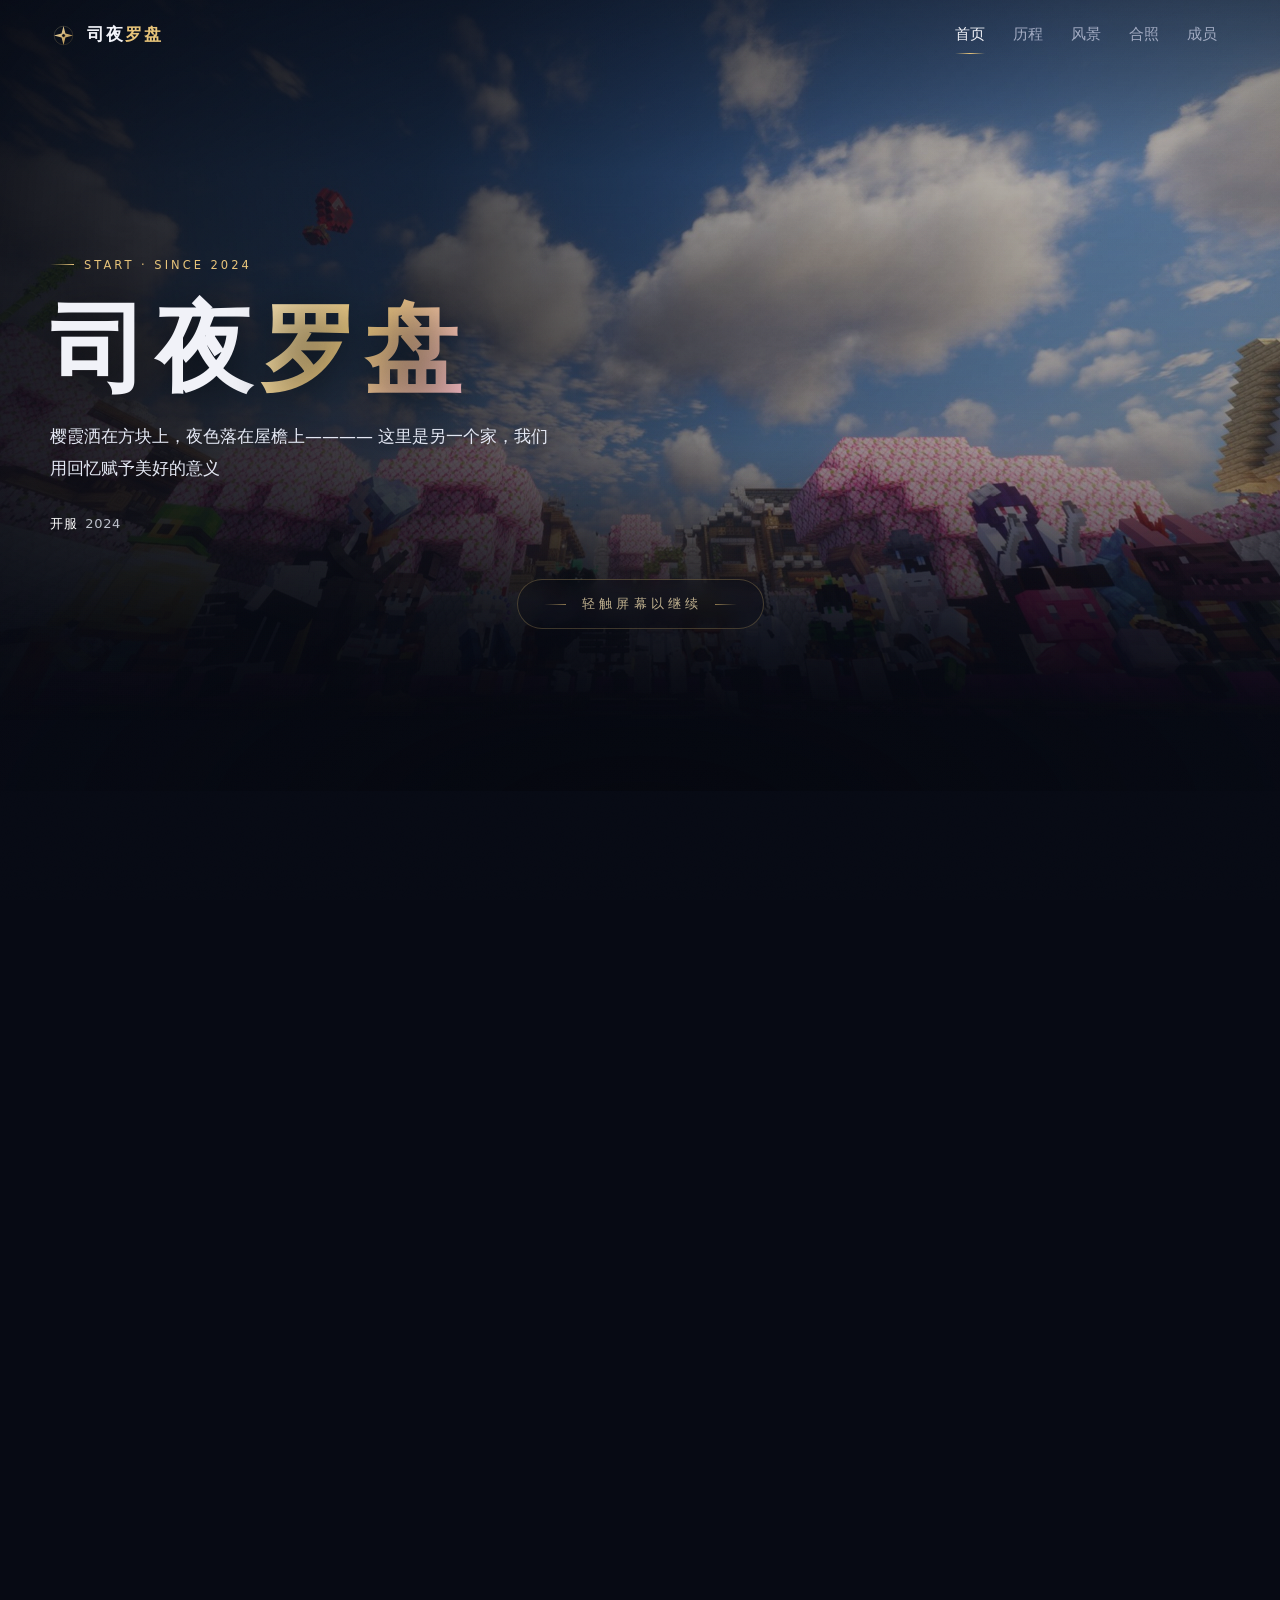
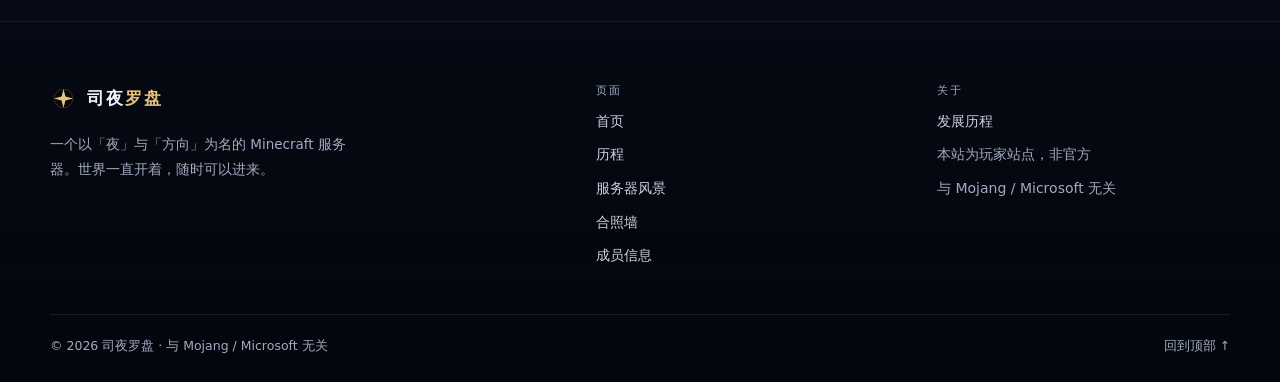
<file: index.html>
<!doctype html>
<html lang="zh-CN" class="no-js">
<head>
  <meta charset="utf-8">
  <meta name="viewport" content="width=device-width, initial-scale=1">
  <title>司夜罗盘 · Minecraft 服务器</title>
  <meta name="description" content="司夜罗盘：一个以「夜」与「方向」为名的 Minecraft 服务器。看实时状态、玩法、历程、风景、合照与成员。">
  <meta name="theme-color" content="#070a14">
  <meta property="og:title" content="司夜罗盘 · Minecraft 服务器">
  <meta property="og:description" content="在樱花与长夜之间，总有人提着灯等你。">
  <meta property="og:image" content="./assets/img/hero-01.jpg">
  <link rel="icon" href="./favicon.svg" type="image/svg+xml">
  <link rel="stylesheet" href="./assets/css/style.css">
  <script>document.documentElement.className = document.documentElement.className.replace('no-js', 'js');</script>
</head>
<body class="view-home">
  <div class="page-veil" aria-hidden="true"></div>
  <div class="scroll-progress" id="scroll-progress" aria-hidden="true"></div>

  <div class="bg bg--home" aria-hidden="true">
    <div class="hero-slides" data-slides>
      <div class="hero-slide is-active" style="background-image:url('./assets/img/hero-home.jpg')"></div>
      <div class="hero-slide" style="background-image:url('./assets/img/hero-01.jpg')"></div>
      <div class="hero-slide" style="background-image:url('./assets/img/hero-02.jpg')"></div>
      <div class="hero-slide" style="background-image:url('./assets/img/hero-03.jpg')"></div>
      <div class="hero-slide" style="background-image:url('./assets/img/hero-04.jpg')"></div>
      <div class="hero-slide" style="background-image:url('./assets/img/hero-05.jpg')"></div>
      <div class="hero-slide" style="background-image:url('./assets/img/hero-06.jpg')"></div>
      <div class="hero-slide" style="background-image:url('./assets/img/hero-07.jpg')"></div>
      <div class="hero-slide" style="background-image:url('./assets/img/hero-08.jpg')"></div>
      <div class="hero-slide" style="background-image:url('./assets/img/hero-09.jpg')"></div>
    </div>
    <div class="bg__veil"></div>
  </div>

  <div class="bg bg--inner" aria-hidden="true">
    <div class="bg__img" style="background-image:url('./assets/img/bg-pages.jpg')"></div>
    <div class="bg__veil"></div>
  </div>

  <a class="skip-link" href="#main">跳到主要内容</a>

  <header class="site-header">
    <div class="container nav">
      <a class="nav__logo" href="#home" aria-label="司夜罗盘 首页">
        <svg viewBox="0 0 64 64" aria-hidden="true">
          <defs>
            <linearGradient id="logoGold" x1="0" y1="0" x2="1" y2="1">
              <stop offset="0" stop-color="#f6e2b4"/><stop offset="1" stop-color="#a8813a"/>
            </linearGradient>
          </defs>
          <circle cx="32" cy="32" r="22" fill="none" stroke="url(#logoGold)" stroke-opacity=".45"/>
          <path d="M32 9.5 36.6 27.4 54.5 32 36.6 36.6 32 54.5 27.4 36.6 9.5 32 27.4 27.4Z" fill="url(#logoGold)"/>
          <circle cx="32" cy="32" r="4" fill="#070a14" stroke="url(#logoGold)"/>
        </svg>
        <span>司夜<em>罗盘</em></span>
      </a>

      <nav aria-label="主导航">
        <ul class="nav__links">
          <li><a href="#home" data-nav="home" aria-current="page">首页</a></li>
          <li><a href="#history" data-nav="history">历程</a></li>
          <li><a href="#scenery" data-nav="scenery">风景</a></li>
          <li><a href="#photos" data-nav="photos">合照</a></li>
          <li><a href="#members" data-nav="members">成员</a></li>
        </ul>
      </nav>

      <button class="nav__toggle" type="button" aria-label="打开菜单" aria-expanded="false" aria-controls="nav-drawer">
        <span></span><span></span><span></span>
      </button>
    </div>

    <div class="nav__drawer" id="nav-drawer">
      <nav aria-label="移动端导航">
        <ul>
          <li><a href="#home" data-nav="home" aria-current="page">首页</a></li>
          <li><a href="#history" data-nav="history">历程</a></li>
          <li><a href="#scenery" data-nav="scenery">风景</a></li>
          <li><a href="#photos" data-nav="photos">合照</a></li>
          <li><a href="#members" data-nav="members">成员</a></li>
        </ul>
      </nav>
    </div>
  </header>

  <main id="main">
    <!-- ================= 首页 ================= -->
    <section class="page is-active" id="home" data-page="home">
      <section class="hero">
        <div class="container">
          <div class="hero__inner">
            <p class="eyebrow intro">Start · Since 2024</p>
            <h1 class="hero__title intro">司夜<span class="accent">罗盘</span></h1>
            <p class="hero__lead intro">
              樱霞洒在方块上，夜色落在屋檐上————
              这里是另一个家，我们用回忆赋予美好的意义                
            </p>
            <p class="hero__meta intro">
              <span><b>开服</b> 2024</span>
            </p>
          </div>

          <div class="tap-hint-wrap">
            <button class="tap-hint" id="tap-hint" type="button" hidden>轻触屏幕以继续</button>
          </div>
        </div>
      </section>

      <div class="gate" id="gate">

                        <section class="section" id="news">
          <div class="container">
            <div class="section-head">
              <p class="eyebrow">Notice Board</p>
              <h2 class="section-title">最新公告</h2>
              <p class="lead">出生点告示牌上的最近五条：活动、更新与通知，按时间从新到旧。</p>
            </div>

            <div class="signs" data-news="5"></div>

            <div class="more-row">
              <a class="more-sign" href="#news-all">
                <span class="more-sign__label">更多公告</span>
                <span class="more-sign__hint" data-news-count>共 12 条</span>
              </a>
            </div>

            <p class="note">
              公告数据在 <code>assets/js/news.js</code>：改日期、标题与类型（<code>event</code> / <code>update</code> / <code>notice</code>）即可；首页取最近 5 条，其余都在公告页。
            </p>
          </div>
        </section>

        <section class="section section--tight" id="glimpse">
          <div class="container">
            <div class="feature">
              <a class="feature__media" href="#photos" aria-label="查看合照墙">
                <img src="./assets/img/hero-01.jpg" alt="服务器广场上的全员合照" loading="lazy">
                <span class="feature__badge">全员合照</span>
              </a>
              <div class="feature__body">
                <p class="eyebrow">Glimpses</p>
                <h2 class="section-title">世界的一角</h2>
                <p class="lead">截图都来自服务器实拍。想看的更多，从这里进各自的页面。</p>
                <ul class="feature__links">
                  <li><a href="#photos">合照墙 <span>留影与活动合影</span></a></li>
                  <li><a href="#scenery">服务器风景 <span>樱花街、灯塔与雾</span></a></li>
                  <li><a href="#history">历程 <span>从一块空地到樱花街</span></a></li>
                </ul>
              </div>
            </div>
          </div>
        </section>

        <section class="section" id="eras">
          <div class="container">
            <div class="eras-head">
              <div class="section-head">
                <p class="eyebrow">Chronicle</p>
                <h2 class="section-title">服务器发展历程</h2>
                <p class="lead">六期开服记录，从左到右就是时间顺序。拖动卡片、滚动滚轮或按方向键，一期一期看过去。</p>
              </div>
              <div class="eras-head__side">
                <p class="eras-count">06<small>期</small></p>
                <a class="link-more" href="#history">查看完整历程</a>
              </div>
            </div>

            <div class="ruler">
              <div class="ruler__bar">
                <span class="ruler__hint">拖动 / 滚轮 / ← → 浏览</span>
                <div class="ruler__controls">
                  <button class="ruler__btn" type="button" data-era-prev aria-label="上一期">‹</button>
                  <button class="ruler__btn" type="button" data-era-next aria-label="下一期">›</button>
                </div>
              </div>
              <div class="ruler__viewport" data-era-viewport tabindex="0" role="region" aria-label="服务器发展历程">
                <ol class="ruler__track" data-era-track></ol>
              </div>
            </div>
            <noscript><p class="note">发展历程需要启用 JavaScript 才能横向浏览。</p></noscript>
          </div>
        </section>
      </div>
    </section>

    <!-- ================= 全部公告 ================= -->
    <section class="page" id="news-all" data-page="news-all">
      <section class="page-head">
        <div class="container">
          <nav class="crumbs intro" aria-label="面包屑">
            <a href="#home">首页</a><span aria-hidden="true">/</span><span>公告</span>
          </nav>
          <p class="eyebrow intro">Notice Board</p>
          <h1 class="page-head__title intro">全部公告</h1>
          <p class="page-head__lead intro">
            从 2026.11 往前，贴在出生点告示牌上的通知都在这里：活动、更新与维护记录，按时间从新到旧。
          </p>
        </div>
      </section>

      <section class="section">
        <div class="container">
          <div class="signs" data-news="all"></div>

          <div class="more-row">
            <a class="more-sign" href="#home">
              <span class="more-sign__label">返回首页</span>
              <span class="more-sign__hint">回到最初那块牌子</span>
            </a>
          </div>

          <p class="note">
            公告数据在 <code>assets/js/news.js</code>：新增一条会自动出现在这里，并在首页取最近 5 条。
          </p>
        </div>
      </section>
    </section>
    <!-- ================= 历程 ================= -->
    <section class="page" id="history" data-page="history">
      <section class="page-head">
        <div class="container">
          <nav class="crumbs intro" aria-label="面包屑">
            <a href="#home">首页</a><span aria-hidden="true">/</span><span>历程</span>
          </nav>
          <p class="eyebrow intro">Our Story</p>
          <h1 class="page-head__title intro">历程</h1>
          <p class="page-head__lead intro">
            服务器没有宏大的开局：一块空地、一间木屋、两个还在摸索的人。
            接下来几年发生的事都记在这条线上——扩界、重建、樱花街，以及很多人来了又留下。
          </p>
        </div>
      </section>

      <section class="section section--tight">
        <div class="container">
          <div class="stats">
            <div class="stat reveal">
              <p class="stat__num">980<small>天</small></p>
              <p class="stat__label">开服至今</p>
            </div>
            <div class="stat reveal" data-delay="1">
              <p class="stat__num">180<small>人</small></p>
              <p class="stat__label">来过这里的玩家</p>
            </div>
            <div class="stat reveal" data-delay="2">
              <p class="stat__num">60<small>座</small></p>
              <p class="stat__label">留存下来的建筑</p>
            </div>
          </div>
          <p class="note">上面的数字是占位估算，替换成真实统计即可。</p>
        </div>
      </section>
      <section class="section" id="eras-history">
        <div class="container">
          <div class="eras-head">
            <div class="section-head">
              <p class="eyebrow">Chronicle</p>
              <h2 class="section-title">服务器发展历程</h2>
              <p class="lead">从第一期的宝可梦重铸，到现在的方可梦二期；每一期都是一次重新开始，也是一段新地图。</p>
            </div>
            <div class="eras-head__side">
              <p class="eras-count">06<small>期</small></p>
            </div>
          </div>

          <div class="ruler">
            <div class="ruler__bar">
              <span class="ruler__hint">拖动 / 滚轮 / ← → 浏览</span>
              <div class="ruler__controls">
                <button class="ruler__btn" type="button" data-era-prev aria-label="上一期">‹</button>
                <button class="ruler__btn" type="button" data-era-next aria-label="下一期">›</button>
              </div>
            </div>
            <div class="ruler__viewport" data-era-viewport tabindex="0" role="region" aria-label="服务器发展历程">
              <ol class="ruler__track" data-era-track></ol>
            </div>
          </div>
        </div>
      </section>

      <section class="section">
        <div class="container">
          <div class="section-head">
            <p class="eyebrow">Timeline</p>
            <h2 class="section-title">时间线</h2>
            <p class="lead">按开服顺序排列，最近的事件在最下面。</p>
          </div>

          <!-- TODO(content): 按真实事件替换日期与描述 -->
          <ol class="timeline" style="list-style:none">
            <li class="tl reveal">
              <p class="tl__date">2024.03</p>
              <h3 class="tl__title">开服：一块空地</h3>
              <p class="tl__text">世界刚生成，出生点空无一物。第一座建筑是临时木屋，后来变成了公共仓库。</p>
            </li>
            <li class="tl reveal">
              <p class="tl__date">2024.06</p>
              <h3 class="tl__title">长夜灯塔落成</h3>
              <p class="tl__text">出生点的灯塔成为服务器地标；夜晚从海上开船回来，第一眼能看到的就是它的光。</p>
            </li>
            <li class="tl reveal">
              <p class="tl__date">2024.10</p>
              <h3 class="tl__title">第一次扩界</h3>
              <p class="tl__text">边界从 2000 格扩到 5000 格，资源区重新划分，老玩家把多余的物资放进了公共仓库。</p>
            </li>
            <li class="tl reveal">
              <p class="tl__date">2025.02</p>
              <h3 class="tl__title">樱花街动工</h3>
              <p class="tl__text">几位玩家自发组织街区建造，约定统一的木构风格与樱花配置，一直修到今天。</p>
            </li>
            <li class="tl reveal">
              <p class="tl__date">2025.08</p>
              <h3 class="tl__title">活动体系成型</h3>
              <p class="tl__text">周末活动固定下来：寻宝、建造赛、联机小游戏轮换，规则写在出生点的告示牌上。</p>
            </li>
            <li class="tl reveal">
              <p class="tl__date">2026.01</p>
              <h3 class="tl__title">新周目，旧图归档</h3>
              <p class="tl__text">主世界重开，旧存档完整保留并开放下载；老建筑的照片留在合照墙与风景页。</p>
            </li>
            <li class="tl reveal">
              <p class="tl__date">2026.11</p>
              <h3 class="tl__title">樱花街落成 · 站点上线</h3>
              <p class="tl__text">当前版本。服务器的第一个正式主页上线，成员页与合照墙也一起开放。</p>
            </li>
          </ol>
        </div>
      </section>

      <section class="section section--tight">
        <div class="container">
          <div class="community reveal">
            <div>
              <p class="eyebrow">Next</p>
              <h2 class="section-title">下一段写什么？</h2>
              <p class="lead">下一座建筑、下一场活动、下一个来的人——时间线还很长。</p>
            </div>
            <div style="display:grid;gap:10px;justify-items:start">
              <a class="btn btn--ghost" href="#photos">看看合照墙</a>
              <a class="btn btn--ghost" href="#scenery">看看服务器风景</a>
            </div>
          </div>
        </div>
      </section>
    </section>

    <!-- ================= 风景 ================= -->
    <section class="page" id="scenery" data-page="scenery">
      <section class="page-head">
        <div class="container">
          <nav class="crumbs intro" aria-label="面包屑">
            <a href="#home">首页</a><span aria-hidden="true">/</span><span>服务器风景</span>
          </nav>
          <p class="eyebrow intro">Scenery</p>
          <h1 class="page-head__title intro">服务器风景</h1>
          <p class="page-head__lead intro">
            没有开光影的截图也值得留一张。这里收集服务器里被拍下来的角落：
            樱花街、长夜灯塔、雾里的灯笼，还有一些说不清是哪里的屋顶。
          </p>
        </div>
      </section>

      <section class="section">
        <div class="container">
          <div class="section-head">
            <p class="eyebrow">Gallery</p>
            <h2 class="section-title">实拍</h2>
            <p class="lead">点开任意一张可放大浏览，方向键切换、Esc 关闭。</p>
          </div>

          <div class="gallery">
            <button class="tile" type="button" data-lightbox data-caption="春日 · 樱花街前的全员合照" data-full="./assets/img/hero-home.jpg" aria-label="放大查看：春日樱花街前的合照">
              <img src="./assets/img/hero-home.jpg" alt="春日樱花街前的全员合照" loading="lazy">
              <span class="tile__caption">春日 · 樱花街前</span>
            </button>

            <button class="tile" type="button" data-lightbox data-caption="长夜 · 雾里的灯笼" data-full="./assets/img/bg-pages.jpg" aria-label="放大查看：长夜雾里的灯笼">
              <img src="./assets/img/bg-pages.jpg" alt="夜雾中的灯笼与树影" loading="lazy">
              <span class="tile__caption">长夜 · 雾里的灯笼</span>
            </button>

            <div class="tile tile--empty">待上传</div>
            <div class="tile tile--empty">待上传</div>
            <div class="tile tile--empty">待上传</div>
            <div class="tile tile--empty">待上传</div>
            <div class="tile tile--empty">待上传</div>
            <div class="tile tile--empty">待上传</div>
            <div class="tile tile--empty">待上传</div>
            <div class="tile tile--empty">待上传</div>
            <div class="tile tile--empty">待上传</div>
          </div>

          <p class="note">
            把截图放进 <code>assets/img/</code>，再把任意「待上传」换成同样的 button 结构，
            改四处属性（<code>data-full</code>、<code>src</code>、<code>data-caption</code>、<code>alt</code>）即可。
          </p>
        </div>
      </section>

      <section class="section section--tight">
        <div class="container">
          <div class="community reveal">
            <div>
              <p class="eyebrow">Contribute</p>
              <h2 class="section-title">你的截图也可以出现在这里</h2>
              <p class="lead">拍到了好看的角落？在游戏里找管理报坐标与拍摄时间，我们会挑进风景页。</p>
            </div>
            <div style="display:grid;gap:10px;justify-items:start">
              <a class="btn btn--ghost" href="#photos">看看合照墙</a>
              <a class="btn btn--ghost" href="#history">读读服务器历程</a>
            </div>
          </div>
        </div>
      </section>
    </section>

    <!-- ================= 合照墙 ================= -->
    <section class="page" id="photos" data-page="photos">
      <section class="page-head">
        <div class="container">
          <nav class="crumbs intro" aria-label="面包屑">
            <a href="#home">首页</a><span aria-hidden="true">/</span><span>合照墙</span>
          </nav>
          <p class="eyebrow intro">Group Photos</p>
          <h1 class="page-head__title intro">合照墙</h1>
          <p class="page-head__lead intro">
            每次活动结束都会拍一张。有人站前排，有人站在树上，有人只露出半张脸——
            照片里的人不一定还在，但那天确实都在。
          </p>
        </div>
      </section>

      <section class="section">
        <div class="container">
          <div class="section-head">
            <p class="eyebrow">Wall</p>
            <h2 class="section-title">留影</h2>
            <p class="lead">点开可放大；某张照片想撤下，跟管理说一声即可。</p>
          </div>

          <div class="gallery">
            <button class="tile" type="button" data-lightbox data-caption="全员合照" data-full="./assets/img/hero-01.jpg" aria-label="放大查看：全员合照">
              <img src="./assets/img/hero-01.jpg" alt="服务器广场上的全员合照" loading="lazy">
              <span class="tile__caption">全员合照</span>
            </button>

            <button class="tile" type="button" data-lightbox data-caption="长夜 · 星下合影" data-full="./assets/img/hero-02.jpg" aria-label="放大查看：长夜星下合影">
              <img src="./assets/img/hero-02.jpg" alt="夜空下的玩家合影" loading="lazy">
              <span class="tile__caption">长夜 · 星下合影</span>
            </button>

            <button class="tile" type="button" data-lightbox data-caption="春日 · 广场合影" data-full="./assets/img/hero-03.jpg" aria-label="放大查看：春日广场合影">
              <img src="./assets/img/hero-03.jpg" alt="春日广场上的合影" loading="lazy">
              <span class="tile__caption">春日 · 广场合影</span>
            </button>

            <div class="tile tile--empty">待上传</div>
            <div class="tile tile--empty">待上传</div>
            <div class="tile tile--empty">待上传</div>
            <div class="tile tile--empty">待上传</div>
            <div class="tile tile--empty">待上传</div>
            <div class="tile tile--empty">待上传</div>
          </div>

          <p class="note">
            合照统一存在 <code>assets/img/</code>，命名建议 <code>photo-2026-spring.jpg</code>；
            替换时记得同时改 <code>data-full</code>、<code>src</code>、<code>data-caption</code> 与 <code>alt</code> 四处。
          </p>
        </div>
      </section>

      <section class="section section--tight">
        <div class="container">
          <div class="community reveal">
            <div>
              <p class="eyebrow">Next Shoot</p>
              <h2 class="section-title">下一次合照，等你来站</h2>
              <p class="lead">活动结束前十分钟集合拍合照；缺席的人可以后期 P 上去，但位置要靠抢。</p>
            </div>
            <div style="display:grid;gap:10px;justify-items:start">
              <a class="btn btn--ghost" href="#scenery">看看服务器风景</a>
              <a class="btn btn--ghost" href="#history">读读服务器历程</a>
            </div>
          </div>
        </div>
      </section>
    </section>

    <!-- ================= 成员 ================= -->
    <section class="page" id="members" data-page="members">
      <section class="page-head">
        <div class="container">
          <nav class="crumbs intro" aria-label="面包屑">
            <a href="#home">首页</a><span aria-hidden="true">/</span><span>花名册</span>
          </nav>
          <p class="eyebrow intro">Members</p>
          <h1 class="page-head__title intro">成员信息</h1>
          <p class="page-head__lead intro">
            一群东子：）
          </p>
        </div>
      </section>

      <section class="section">
        <div class="container">
          <div class="section-head">
            <p class="eyebrow">Roster</p>
            <h2 class="section-title">当前名单</h2>
            <p class="lead">留个空：）</p>
          </div>

          <!-- TODO(content): 把昵称、加入时间与一句话介绍替换成真实信息 -->
          <div class="members" data-members></div>

          <p class="note">
            名单在 <code>assets/js/members.js</code> 里：新增一位成员只要加一条记录，头像填 <code>avatar</code> 路径就用照片，不填会自动生成一张像素脸。
          </p>
        </div>
      </section>

      <section class="section" id="culture">
        <div class="container">
          <div class="section-head">
            <p class="eyebrow">Culture</p>
            <h2 class="section-title">我们怎么相处</h2>
            <p class="lead">没有长篇守则，只有几条一直在执行的默契。</p>
          </div>

          <div class="grid grid--3">
            <article class="card reveal">
              <span class="card__icon" aria-hidden="true">
                <svg viewBox="0 0 24 24" fill="none" stroke="currentColor" stroke-width="1.6"><path d="M4 5h16v11H8l-4 4z"/></svg>
              </span>
              <h3 class="card__title">先说清楚</h3>
              <p class="card__text">要动别人的建筑、借别人的箱子，先在告示牌说一声；同意了再动手。</p>
            </article>

            <article class="card reveal" data-delay="1">
              <span class="card__icon" aria-hidden="true">
                <svg viewBox="0 0 24 24" fill="none" stroke="currentColor" stroke-width="1.6"><path d="M12 3 4 7v6c0 4 3.4 6.6 8 8 4.6-1.4 8-4 8-8V7z"/></svg>
              </span>
              <h3 class="card__title">不作弊，不刷资源</h3>
              <p class="card__text">外挂、复制与脚本一律封禁；漏洞当 bug 反馈，不当作福利。</p>
            </article>

            <article class="card reveal" data-delay="2">
              <span class="card__icon" aria-hidden="true">
                <svg viewBox="0 0 24 24" fill="none" stroke="currentColor" stroke-width="1.6"><circle cx="12" cy="12" r="8"/><path d="M8 12h8M12 8v8"/></svg>
              </span>
              <h3 class="card__title">允许无聊</h3>
              <p class="card__text">不强制上线、不考核活跃度；想休息就休息，位置一直留着。</p>
            </article>
          </div>
        </div>
      </section>

      <section class="section section--tight">
        <div class="container">
          <div class="community reveal">
            <div>
              <p class="eyebrow">Join</p>
              <h2 class="section-title">服务器一直开着</h2>
              <p class="lead">不需要面试，也不用先完成任务；直接进服，找个地方开始搭就行。</p>
            </div>
            <div style="display:grid;gap:10px;justify-items:start">
              <a class="btn btn--ghost" href="#history">读读服务器历程</a>
              <a class="btn btn--ghost" href="#photos">看看合照墙</a>
            </div>
          </div>
        </div>
      </section>
    </section>
  </main>

  <footer class="site-footer">
    <div class="container">
      <div class="footer__grid">
        <div class="footer__brand">
          <a class="nav__logo" href="#home">
            <svg viewBox="0 0 64 64" aria-hidden="true">
              <circle cx="32" cy="32" r="22" fill="none" stroke="#a8813a" stroke-opacity=".7"/>
              <path d="M32 9.5 36.6 27.4 54.5 32 36.6 36.6 32 54.5 27.4 36.6 9.5 32 27.4 27.4Z" fill="#e8c47a"/>
            </svg>
            <span>司夜<em>罗盘</em></span>
          </a>
          <p>一个以「夜」与「方向」为名的 Minecraft 服务器。世界一直开着，随时可以进来。</p>
        </div>

        <nav class="footer__col" aria-label="页面导航">
          <h3>页面</h3>
          <ul>
            <li><a href="#home">首页</a></li>
            <li><a href="#history">历程</a></li>
            <li><a href="#scenery">服务器风景</a></li>
            <li><a href="#photos">合照墙</a></li>
            <li><a href="#members">成员信息</a></li>
          </ul>
        </nav>

        <div class="footer__col">
          <h3>关于</h3>
          <ul>
            <li><a href="#history">发展历程</a></li>
            <li><span style="color:var(--muted)">本站为玩家站点，非官方</span></li>
            <li><span style="color:var(--muted)">与 Mojang / Microsoft 无关</span></li>
          </ul>
        </div>
      </div>

      <div class="footer__bottom">
        <span>© <span data-year>2026</span> 司夜罗盘 · 与 Mojang / Microsoft 无关</span>
        <a href="#main">回到顶部 ↑</a>
      </div>
    </div>
  </footer>

  <script src="./assets/js/news.js" defer></script>
  <script src="./assets/js/members.js" defer></script>
  <script src="./assets/js/site.js" defer></script>
  <script src="./assets/js/player.js" defer></script>
  <script src="./assets/js/eras.js" defer></script>
  <script src="./assets/js/home.js" defer></script>
</body>
</html>
</file>
<file: assets/css/style.css>
﻿/* ==========================================================================
   司夜罗盘 · 站点样式
   1 token  2 基础  3 背景  4 布局  5 按钮/标签  6 导航  7 首页 Hero
   8 状态卡  9 卡片/公告/社区  10 页头  11 时间线  12 图库/灯箱
   13 成员  14 页脚  15 过渡/入场/动效  16 响应式  17 无障碍
   ========================================================================== */

/* 1. token --------------------------------------------------------------- */
:root {
  --bg: #070a14;
  --bg-soft: #0a0f1d;
  --ink: #f1f2f8;
  --ink-2: #cbd1e2;
  --muted: #a2abc2;
  --gold: #e8c47a;
  --gold-2: #f6e2b4;
  --gold-deep: #a8813a;
  --sakura: #f3b6c8;
  --ok: #6fe0a4;
  --off: #ef6b6b;
  --line: rgba(232, 196, 122, 0.16);
  --line-soft: rgba(255, 255, 255, 0.09);
  --glass-2: rgba(14, 20, 36, 0.78);
  --radius: 16px;
  --radius-lg: 24px;
  --maxw: 1180px;
  --gutter: clamp(18px, 4vw, 34px);
  --ease: cubic-bezier(0.22, 0.61, 0.36, 1);
  --header-h: 70px;
  --hero-h: min(80vh, 720px);
  --font-sans: "PingFang SC", "HarmonyOS Sans SC", "Microsoft YaHei", "Noto Sans SC",
    system-ui, -apple-system, "Segoe UI", sans-serif;
  --font-mono: ui-monospace, "Cascadia Mono", "SFMono-Regular", Consolas, monospace;
}

/* 2. 基础 ---------------------------------------------------------------- */
*, *::before, *::after { box-sizing: border-box; }

html {
  -webkit-text-size-adjust: 100%;
  scroll-behavior: auto;
  scroll-padding-top: calc(var(--header-h) + 20px);
}

body {
  margin: 0;
  min-height: 100vh;
  background: var(--bg);
  color: var(--ink);
  font-family: var(--font-sans);
  font-size: 16px;
  line-height: 1.75;
  -webkit-font-smoothing: antialiased;
  overflow-x: hidden;
}

h1, h2, h3, h4 { margin: 0; font-weight: 600; line-height: 1.2; letter-spacing: 0.02em; }
p { margin: 0; }
ul, ol { margin: 0; padding: 0; }
a { color: inherit; text-decoration: none; }
img { display: block; max-width: 100%; }
button { font: inherit; color: inherit; }
::selection { background: rgba(232, 196, 122, 0.3); color: #fff; }

code {
  padding: 0.08em 0.4em;
  border: 1px solid var(--line);
  border-radius: 5px;
  background: rgba(232, 196, 122, 0.07);
  font-family: var(--font-mono);
  font-size: 0.9em;
  color: var(--gold-2);
}

::-webkit-scrollbar { width: 10px; }
::-webkit-scrollbar-track { background: #05080f; }
::-webkit-scrollbar-thumb { background: #1c2438; border-radius: 10px; }
::-webkit-scrollbar-thumb:hover { background: #2b354f; }

/* 3. 背景层 -------------------------------------------------------------- */
.bg {
  position: fixed;
  inset: 0;
  z-index: -2;
  overflow: hidden;
  background: var(--bg);
}
.bg__img {
  position: absolute;
  inset: -4%;
  background-position: center;
  background-size: cover;
  background-repeat: no-repeat;
  animation: bgDrift 40s ease-in-out infinite alternate;
}
@keyframes bgDrift {
  from { transform: scale(1.02) translate3d(0, 0, 0); }
  to { transform: scale(1.06) translate3d(-1.2%, -1%, 0); }
}
.bg__veil {
  position: absolute;
  inset: 0;
  background:
    radial-gradient(120% 90% at 50% 0%, rgba(7, 10, 20, 0.15), rgba(7, 10, 20, 0.82) 78%),
    linear-gradient(180deg, rgba(7, 10, 20, 0.45), rgba(7, 10, 20, 0.88));
}
.bg--home {
  position: absolute;
  inset: 0 0 auto 0;
  height: var(--hero-h);
  z-index: -2;
}
.bg--inner .bg__img { filter: blur(1px) saturate(0.85) brightness(1.28); }
.bg--inner .bg__veil {
  background:
    radial-gradient(120% 90% at 50% 0%, rgba(7, 10, 20, 0.18), rgba(7, 10, 20, 0.6) 66%, rgba(7, 10, 20, 0.82) 100%),
    linear-gradient(180deg, rgba(7, 10, 20, 0.34), rgba(7, 10, 20, 0.52) 52%, rgba(7, 10, 20, 0.76) 100%);
}
.bg--home .bg__veil {
  background:
    linear-gradient(103deg, rgba(6, 9, 18, 0.93) 0%, rgba(6, 9, 18, 0.66) 32%, rgba(6, 9, 18, 0.12) 60%, rgba(6, 9, 18, 0.04) 76%),
    linear-gradient(180deg, rgba(6, 9, 18, 0.5) 0%, rgba(6, 9, 18, 0.1) 24%, rgba(6, 9, 18, 0.28) 62%, rgba(7, 10, 20, 0.86) 88%, #070a14 100%);
}

/* 4. 布局 ---------------------------------------------------------------- */
.container { width: min(var(--maxw), 100% - var(--gutter) * 2); margin-inline: auto; }
.section { padding-block: clamp(54px, 6.6vw, 96px); }
.section--tight { padding-block: clamp(36px, 4.4vw, 60px); }

.eyebrow {
  display: inline-flex;
  align-items: center;
  gap: 10px;
  margin-bottom: 14px;
  color: var(--gold);
  font-size: 11.5px;
  font-weight: 500;
  letter-spacing: 0.26em;
  text-transform: uppercase;
}
.eyebrow::before { content: ""; width: 24px; height: 1px; background: linear-gradient(90deg, transparent, var(--gold)); }

.section-head { max-width: 64ch; margin-bottom: clamp(26px, 3.6vw, 42px); }
.section-title { font-size: clamp(25px, 3.2vw, 36px); }
.lead { margin-top: 12px; color: var(--muted); font-size: 15.5px; line-height: 1.85; }

.grid { display: grid; gap: clamp(14px, 1.8vw, 22px); }
.grid--2 { grid-template-columns: repeat(2, minmax(0, 1fr)); }
.grid--3 { grid-template-columns: repeat(3, minmax(0, 1fr)); }
.grid--4 { grid-template-columns: repeat(4, minmax(0, 1fr)); }

/* 5. 按钮 / 标签 ---------------------------------------------------------- */
.btn {
  display: inline-flex;
  align-items: center;
  justify-content: center;
  gap: 9px;
  min-height: 46px;
  padding: 12px 22px;
  border: 1px solid transparent;
  border-radius: 999px;
  font-size: 15px;
  font-weight: 500;
  letter-spacing: 0.02em;
  cursor: pointer;
  transition: transform 0.25s var(--ease), box-shadow 0.25s var(--ease),
    background-color 0.25s var(--ease), border-color 0.25s var(--ease), color 0.25s var(--ease);
}
.btn svg { width: 17px; height: 17px; flex: none; }
.btn--primary {
  background: linear-gradient(135deg, var(--gold-2), var(--gold) 58%, #d6a856);
  color: #17120a;
  box-shadow: 0 16px 36px -20px rgba(232, 196, 122, 0.95);
}
.btn--primary:hover { transform: translateY(-2px); box-shadow: 0 22px 46px -20px rgba(232, 196, 122, 0.8); }
.btn--ghost {
  border-color: rgba(255, 255, 255, 0.24);
  background: rgba(255, 255, 255, 0.05);
  color: var(--ink);
  backdrop-filter: blur(6px);
}
.btn--ghost:hover { border-color: var(--gold); background: rgba(232, 196, 122, 0.1); transform: translateY(-2px); }
.btn--sm { min-height: 38px; padding: 8px 16px; font-size: 13.5px; }
.btn:disabled { opacity: 0.55; cursor: default; transform: none; }

.tag {
  display: inline-block;
  padding: 3px 10px;
  border: 1px solid rgba(232, 196, 122, 0.3);
  border-radius: 999px;
  color: var(--gold);
  font-size: 11px;
  letter-spacing: 0.1em;
  white-space: nowrap;
}
.tag--sakura { border-color: rgba(243, 182, 200, 0.42); color: var(--sakura); }
.tag--muted { border-color: var(--line-soft); color: var(--muted); }

/* 6. 导航 ---------------------------------------------------------------- */
.site-header {
  position: sticky;
  top: 0;
  z-index: 60;
  border-bottom: 1px solid transparent;
  transition: background-color 0.3s var(--ease), border-color 0.3s var(--ease), backdrop-filter 0.3s var(--ease);
}
.site-header.is-scrolled {
  background: rgba(6, 9, 18, 0.78);
  border-bottom-color: var(--line-soft);
  backdrop-filter: blur(16px) saturate(130%);
}
.nav { display: flex; align-items: center; gap: 26px; height: var(--header-h); }
.nav > nav { margin-left: auto; }
.nav__logo {
  display: inline-flex;
  align-items: center;
  gap: 10px;
  font-size: 17px;
  font-weight: 600;
  letter-spacing: 0.12em;
  white-space: nowrap;
}
.nav__logo svg { width: 27px; height: 27px; }
.nav__logo em { font-style: normal; color: var(--gold); }
.nav__links { display: flex; align-items: center; gap: 2px; margin-left: auto; list-style: none; }
.nav__links a {
  position: relative;
  display: block;
  padding: 8px 13px;
  border-radius: 8px;
  color: var(--muted);
  font-size: 14.5px;
  transition: color 0.2s var(--ease), background-color 0.2s var(--ease);
}
.nav__links a:hover { color: var(--ink); background: rgba(255, 255, 255, 0.05); }
.nav__links a[aria-current="page"] { color: var(--ink); }
.nav__links a[aria-current="page"]::after {
  content: "";
  position: absolute;
  left: 13px; right: 13px; bottom: 2px;
  height: 1px;
  background: linear-gradient(90deg, transparent, var(--gold), transparent);
}
.nav__cta { margin-left: 10px; }
.nav__toggle {
  display: none;
  width: 42px; height: 42px;
  margin-left: auto;
  padding: 0;
  border: 1px solid rgba(255, 255, 255, 0.2);
  border-radius: 10px;
  background: rgba(255, 255, 255, 0.05);
  cursor: pointer;
}
.nav__toggle span {
  display: block;
  width: 17px; height: 1.5px;
  margin: 3.5px auto;
  background: var(--ink);
  transition: transform 0.25s var(--ease), opacity 0.25s var(--ease);
}
.nav-open .nav__toggle span:nth-child(1) { transform: translateY(5px) rotate(45deg); }
.nav-open .nav__toggle span:nth-child(2) { opacity: 0; }
.nav-open .nav__toggle span:nth-child(3) { transform: translateY(-5px) rotate(-45deg); }
.nav__drawer {
  position: fixed;
  top: var(--header-h); left: 0; right: 0;
  z-index: 59;
  padding: 10px var(--gutter) 24px;
  background: rgba(6, 9, 18, 0.97);
  border-bottom: 1px solid var(--line);
  backdrop-filter: blur(18px);
  opacity: 0;
  visibility: hidden;
  transform: translateY(-10px);
  transition: opacity 0.25s var(--ease), transform 0.25s var(--ease), visibility 0.25s;
}
.nav-open .nav__drawer { opacity: 1; visibility: visible; transform: none; }
.nav__drawer ul { list-style: none; }
.nav__drawer a {
  display: block;
  padding: 14px 2px;
  border-bottom: 1px solid var(--line-soft);
  color: var(--ink-2);
  font-size: 16px;
}
.nav__drawer a[aria-current="page"] { color: var(--gold); }
.nav__drawer .btn { width: 100%; margin-top: 18px; }

/* 7. 首页 Hero ----------------------------------------------------------- */
.hero {
  position: relative;
  display: flex;
  align-items: center;
  min-height: var(--hero-h);
  padding-block: clamp(44px, 7vw, 92px) clamp(48px, 6vw, 76px);
}
.hero__inner { position: relative; z-index: 1; max-width: 640px; }
.hero__title {
  margin: 10px 0 0;
  font-size: clamp(48px, 7.6vw, 104px);
  font-weight: 600;
  line-height: 1.02;
  letter-spacing: 0.08em;
  text-shadow: 0 10px 40px rgba(0, 0, 0, 0.55);
}
.hero__title .accent {
  background: linear-gradient(120deg, var(--gold-2), var(--gold) 45%, var(--sakura));
  -webkit-background-clip: text;
  background-clip: text;
  color: transparent;
}
.hero__lead {
  max-width: 30em;
  margin-top: 22px;
  color: #e4e8f4;
  font-size: clamp(15px, 1.5vw, 17px);
  line-height: 1.9;
  text-shadow: 0 2px 16px rgba(0, 0, 0, 0.55);
}
.hero__actions { display: flex; flex-wrap: wrap; gap: 12px; margin-top: 32px; }
.hero__meta {
  display: flex;
  flex-wrap: wrap;
  gap: 10px 22px;
  margin-top: 28px;
  color: rgba(228, 232, 244, 0.8);
  font-size: 13px;
  letter-spacing: 0.05em;
}
.hero__meta span { display: inline-flex; align-items: center; gap: 8px; }
.hero__meta b { color: #fff; font-weight: 500; }

/* 8. 状态卡 -------------------------------------------------------------- */
.status-wrap { position: relative; z-index: 2; margin-top: clamp(-120px, -8vw, -70px); }
.status {
  display: grid;
  grid-template-columns: 1.2fr 1fr 1fr auto;
  border: 1px solid var(--line);
  border-radius: var(--radius-lg);
  background: var(--glass-2);
  backdrop-filter: blur(18px) saturate(120%);
  box-shadow: 0 40px 90px -60px #000;
  overflow: hidden;
}
.status__cell {
  display: flex;
  flex-direction: column;
  justify-content: center;
  gap: 6px;
  padding: 18px clamp(14px, 2vw, 26px);
  border-right: 1px solid var(--line-soft);
}
.status__cell:last-child { border-right: 0; }
.status__label { color: var(--muted); font-size: 10.5px; letter-spacing: 0.2em; text-transform: uppercase; }
.status__value { display: flex; align-items: center; gap: 9px; font-size: 16px; font-weight: 500; }
.status__value b { font-weight: 500; font-variant-numeric: tabular-nums; }
.status__value code { font-size: 14.5px; }
.status__cell--action { padding: 14px 16px; align-items: stretch; }
.status__cell--action .btn { width: 100%; }

.dot { position: relative; width: 8px; height: 8px; border-radius: 50%; background: var(--muted); flex: none; }
.dot::after { content: ""; position: absolute; inset: -5px; border-radius: 50%; border: 1px solid currentColor; opacity: 0.3; }
.dot--online { background: var(--ok); color: var(--ok); box-shadow: 0 0 12px rgba(111, 224, 164, 0.75); }
.dot--offline { background: var(--off); color: var(--off); box-shadow: 0 0 12px rgba(239, 107, 107, 0.6); }

/* 9. 卡片 / 公告 / 社区 --------------------------------------------------- */
.card {
  position: relative;
  display: flex;
  flex-direction: column;
  gap: 12px;
  padding: clamp(20px, 2.4vw, 28px);
  border: 1px solid rgba(255, 255, 255, 0.1);
  border-radius: var(--radius);
  background: linear-gradient(165deg, rgba(22, 29, 48, 0.66), rgba(9, 13, 24, 0.5));
  backdrop-filter: blur(8px);
  transition: transform 0.35s var(--ease), border-color 0.35s var(--ease), box-shadow 0.35s var(--ease);
}
.card:hover {
  transform: translateY(-4px);
  border-color: rgba(232, 196, 122, 0.34);
  box-shadow: 0 30px 60px -44px #000;
}
.card__icon {
  display: grid;
  place-items: center;
  width: 44px; height: 44px;
  border: 1px solid var(--line);
  border-radius: 12px;
  background: rgba(232, 196, 122, 0.08);
  color: var(--gold);
}
.card__icon svg { width: 21px; height: 21px; }
.card__title { font-size: 17.5px; }
.card__text { color: var(--muted); font-size: 14px; line-height: 1.85; }

.notice-list { list-style: none; border-top: 1px solid var(--line-soft); }
.notice {
  display: grid;
  grid-template-columns: 100px 1fr auto;
  align-items: center;
  gap: clamp(12px, 2vw, 26px);
  padding: 20px 4px;
  border-bottom: 1px solid var(--line-soft);
}
.notice time { font-family: var(--font-mono); font-size: 12.5px; color: var(--muted); }
.notice__title { display: flex; align-items: center; gap: 10px; flex-wrap: wrap; color: var(--ink-2); font-size: 15.5px; }
.notice__tag { color: var(--gold); font-size: 11px; letter-spacing: 0.1em; }
.notice--muted .notice__tag { color: var(--muted); }

.community {
  display: grid;
  grid-template-columns: 1.15fr 1fr;
  gap: clamp(24px, 3.6vw, 56px);
  align-items: center;
  padding: clamp(26px, 3.4vw, 48px);
  border: 1px solid var(--line);
  border-radius: var(--radius-lg);
  background:
    radial-gradient(90% 140% at 4% 0%, rgba(232, 196, 122, 0.16), transparent 56%),
    radial-gradient(80% 120% at 100% 100%, rgba(243, 182, 200, 0.12), transparent 60%),
    linear-gradient(160deg, rgba(20, 27, 46, 0.8), rgba(9, 13, 24, 0.7));
  backdrop-filter: blur(10px);
  overflow: hidden;
}
.qq-number {
  margin: 8px 0 2px;
  font-family: var(--font-mono);
  font-size: clamp(30px, 4.4vw, 46px);
  letter-spacing: 0.06em;
  color: var(--gold-2);
}
.community__steps { list-style: none; display: grid; gap: 12px; margin-top: 18px; }
.community__steps li {
  position: relative;
  padding-left: 24px;
  color: var(--ink-2);
  font-size: 14px;
}
.community__steps li::before {
  content: "";
  position: absolute;
  left: 2px; top: 9px;
  width: 6px; height: 6px;
  border: 1px solid var(--gold);
  transform: rotate(45deg);
}

/* 10. 页头 ---------------------------------------------------------------- */
.page-head { padding-block: clamp(52px, 7vw, 96px) clamp(28px, 3.4vw, 44px); }
.crumbs { display: flex; gap: 10px; margin-bottom: 16px; color: var(--muted); font-size: 12.5px; letter-spacing: 0.06em; }
.crumbs a:hover { color: var(--gold); }
.page-head__title { font-size: clamp(34px, 4.8vw, 58px); letter-spacing: 0.06em; }
.page-head__lead { max-width: 62ch; margin-top: 14px; color: var(--muted); font-size: 15.5px; line-height: 1.9; }

/* 11. 时间线 -------------------------------------------------------------- */
.timeline { position: relative; padding-left: 34px; }
.timeline::before {
  content: "";
  position: absolute;
  left: 9px; top: 8px; bottom: 14px;
  width: 1px;
  background: linear-gradient(180deg, var(--gold) 0%, rgba(232, 196, 122, 0.45) 55%, rgba(232, 196, 122, 0.12) 100%);
}
.tl { position: relative; padding-bottom: clamp(30px, 4vw, 46px); }
.tl:last-child { padding-bottom: 0; }
.tl::before {
  content: "";
  position: absolute;
  left: -30px; top: 8px;
  width: 9px; height: 9px;
  border-radius: 50%;
  background: var(--gold);
  box-shadow: 0 0 0 4px rgba(232, 196, 122, 0.14);
}
.tl__date { color: var(--gold); font-family: var(--font-mono); font-size: 12.5px; letter-spacing: 0.1em; }
.tl__title { margin-top: 6px; font-size: clamp(18px, 2.1vw, 22px); }
.tl__text { margin-top: 8px; color: var(--muted); font-size: 14.5px; line-height: 1.9; max-width: 66ch; }

/* 12. 图库 / 灯箱 ---------------------------------------------------------- */
.gallery { display: grid; grid-template-columns: repeat(3, minmax(0, 1fr)); gap: clamp(10px, 1.4vw, 16px); }
.tile {
  position: relative;
  display: block;
  width: 100%;
  padding: 0;
  aspect-ratio: 4 / 3;
  border: 1px solid var(--line-soft);
  border-radius: 14px;
  background: rgba(255, 255, 255, 0.02);
  cursor: zoom-in;
  overflow: hidden;
  transition: transform 0.35s var(--ease), border-color 0.35s var(--ease);
}
.tile img { width: 100%; height: 100%; object-fit: cover; transition: transform 0.6s var(--ease); }
a.tile { cursor: pointer; }
.tile:hover { transform: translateY(-3px); border-color: rgba(232, 196, 122, 0.38); }
.tile:hover img { transform: scale(1.05); }
.tile--wide { grid-column: span 2; aspect-ratio: 16 / 9; }
.tile__caption {
  position: absolute;
  left: 0; right: 0; bottom: 0;
  padding: 26px 14px 10px;
  background: linear-gradient(transparent, rgba(4, 7, 14, 0.85));
  color: #eef0f8;
  font-size: 12.5px;
  letter-spacing: 0.04em;
  text-align: left;
  opacity: 0;
  transform: translateY(6px);
  transition: opacity 0.3s var(--ease), transform 0.3s var(--ease);
}
.tile:hover .tile__caption, .tile:focus-visible .tile__caption { opacity: 1; transform: none; }
.tile--empty {
  display: grid;
  place-items: center;
  border-style: dashed;
  border-color: rgba(232, 196, 122, 0.26);
  background: repeating-linear-gradient(135deg, rgba(232, 196, 122, 0.035) 0 12px, transparent 12px 24px);
  cursor: default;
  color: rgba(162, 171, 194, 0.8);
  font-size: 12.5px;
  letter-spacing: 0.06em;
}
.tile--empty:hover { transform: none; border-color: rgba(232, 196, 122, 0.26); }

.lightbox {
  position: fixed;
  inset: 0;
  z-index: 90;
  display: grid;
  place-items: center;
  padding: 4vmin;
  background: rgba(3, 5, 10, 0.93);
  backdrop-filter: blur(6px);
  opacity: 0;
  visibility: hidden;
  transition: opacity 0.25s var(--ease), visibility 0.25s;
}
.lightbox.is-open { opacity: 1; visibility: visible; }
.lightbox img { max-width: min(1200px, 92vw); max-height: 82vh; border-radius: 10px; box-shadow: 0 40px 100px -40px #000; }
.lightbox__bar { position: absolute; top: 22px; right: 24px; display: flex; gap: 10px; }
.lightbox__btn {
  display: grid;
  place-items: center;
  width: 44px; height: 44px;
  border: 1px solid rgba(255, 255, 255, 0.22);
  border-radius: 50%;
  background: rgba(255, 255, 255, 0.06);
  color: var(--ink);
  font-size: 18px;
  cursor: pointer;
}
.lightbox__btn:hover { border-color: var(--gold); color: var(--gold); }
.lightbox__caption { position: absolute; bottom: 24px; left: 0; right: 0; text-align: center; color: var(--muted); font-size: 13px; }
.lightbox__count { color: var(--gold); font-family: var(--font-mono); font-size: 12px; }

/* 13. 成员 ---------------------------------------------------------------- */.members { display: grid; grid-template-columns: repeat(4, minmax(0, 1fr)); gap: clamp(14px, 1.8vw, 22px); }
.member {
  padding: 22px 20px;
  border: 1px solid rgba(255, 255, 255, 0.1);
  border-radius: var(--radius);
  background: linear-gradient(170deg, rgba(20, 27, 46, 0.66), rgba(9, 13, 24, 0.45));
  backdrop-filter: blur(6px);
  transition: transform 0.3s var(--ease), border-color 0.3s var(--ease);
}
.member:hover { transform: translateY(-3px); border-color: rgba(232, 196, 122, 0.3); }
.member__avatar {
  position: relative;
  display: grid;
  place-items: center;
  width: 76px;
  height: 76px;
  margin-bottom: 16px;
  border: 1px solid rgba(232, 196, 122, 0.34);
  border-radius: 50%;
  background: radial-gradient(circle at 32% 28%, rgba(232, 196, 122, 0.26), rgba(232, 196, 122, 0.03));
  color: var(--gold-2);
  overflow: hidden;
  box-shadow: 0 0 0 4px rgba(232, 196, 122, 0.05), 0 16px 34px -22px #000;
  transition: border-color 0.3s var(--ease), box-shadow 0.3s var(--ease);
}
.member:hover .member__avatar { border-color: rgba(232, 196, 122, 0.6); box-shadow: 0 0 0 4px rgba(232, 196, 122, 0.1), 0 18px 38px -22px #000; }
.member__avatar img { width: 100%; height: 100%; object-fit: cover; transition: transform 0.5s var(--ease); }
.member:hover .member__avatar img { transform: scale(1.05); }
.member__avatar--photo::after {
  content: "";
  position: absolute;
  inset: 0;
  border-radius: 50%;
  box-shadow: inset 0 0 0 1px rgba(255, 255, 255, 0.1), inset 0 -14px 22px -16px rgba(0, 0, 0, 0.9);
  pointer-events: none;
}
.member__avatar--empty { border-style: dashed; border-color: rgba(232, 196, 122, 0.28); }
.member__avatar--empty svg { width: 30px; height: 30px; color: rgba(232, 196, 122, 0.38); }
.member__name { font-size: 16.5px; letter-spacing: 0.04em; }
.member__role { margin-top: 6px; font-size: 11.5px; letter-spacing: 0.14em; color: var(--gold); text-transform: uppercase; }
.member__meta { margin-top: 10px; color: var(--muted); font-size: 12.5px; line-height: 1.8; }

.note {
  margin-top: 24px;
  padding: 14px 18px;
  border-left: 2px solid var(--gold);
  border-radius: 0 10px 10px 0;
  background: rgba(232, 196, 122, 0.06);
  color: var(--ink-2);
  font-size: 14px;
  line-height: 1.85;
}

.stats { display: grid; grid-template-columns: repeat(3, minmax(0, 1fr)); gap: clamp(14px, 1.8vw, 22px); }.stat {
  padding: clamp(18px, 2.2vw, 26px);
  border: 1px solid rgba(255, 255, 255, 0.1);
  border-radius: var(--radius);
  background: linear-gradient(165deg, rgba(22, 29, 48, 0.62), rgba(9, 13, 24, 0.45));
  backdrop-filter: blur(6px);
}
.stat__num {
  font-family: var(--font-mono);
  font-size: clamp(26px, 3.4vw, 38px);
  letter-spacing: 0.02em;
  color: var(--gold-2);
}
.stat__num small { margin-left: 4px; font-size: 13px; color: var(--muted); letter-spacing: 0.08em; }
.stat__label { margin-top: 6px; color: var(--muted); font-size: 12px; letter-spacing: 0.16em; text-transform: uppercase; }

.feature { display: grid; grid-template-columns: 1.22fr 1fr; gap: clamp(22px, 3.4vw, 46px); align-items: center; }
.feature__media {
  position: relative;
  display: block;
  aspect-ratio: 16 / 10;
  border: 1px solid var(--line-soft);
  border-radius: var(--radius-lg);
  overflow: hidden;
}
.feature__media img { width: 100%; height: 100%; object-fit: cover; transition: transform 0.9s var(--ease); }
.feature__media:hover img { transform: scale(1.04); }
.feature__badge {
  position: absolute;
  left: 16px; bottom: 14px;
  padding: 5px 12px;
  border: 1px solid var(--line);
  border-radius: 999px;
  background: rgba(6, 9, 18, 0.72);
  backdrop-filter: blur(8px);
  color: var(--ink-2);
  font-size: 12px;
  letter-spacing: 0.04em;
}
.feature__links { list-style: none; display: grid; margin-top: 22px; border-top: 1px solid var(--line-soft); }
.feature__links a {
  display: flex;
  align-items: baseline;
  justify-content: space-between;
  gap: 14px;
  padding: 13px 2px;
  border-bottom: 1px solid var(--line-soft);
  color: var(--ink);
  font-size: 15px;
  transition: color 0.2s var(--ease), padding-left 0.25s var(--ease);
}
.feature__links a span { color: var(--muted); font-size: 12.5px; text-align: right; }
.feature__links a:hover { color: var(--gold); padding-left: 6px; }

@media (max-width: 900px) {
  .feature { grid-template-columns: 1fr; }
}

/* 14. 页脚 ---------------------------------------------------------------- */
.site-footer {
  margin-top: clamp(40px, 6vw, 80px);
  padding-block: clamp(40px, 5vw, 62px) 26px;
  border-top: 1px solid var(--line-soft);
  background: linear-gradient(180deg, rgba(6, 9, 18, 0.4), rgba(4, 6, 12, 0.95));
  font-size: 14px;
}
.footer__grid { display: grid; grid-template-columns: 1.7fr 1fr 1fr; gap: clamp(24px, 4vw, 48px); }
.footer__brand p { margin-top: 12px; max-width: 36ch; color: var(--muted); font-size: 13.5px; line-height: 1.9; }
.footer__col h3 {
  margin-bottom: 12px;
  color: var(--muted);
  font-size: 11px;
  font-weight: 500;
  letter-spacing: 0.2em;
  text-transform: uppercase;
}
.footer__col ul { list-style: none; display: grid; gap: 9px; }
.footer__col a { color: var(--ink-2); font-size: 13.5px; }
.footer__col a:hover { color: var(--gold); }
.footer__bottom {
  display: flex;
  flex-wrap: wrap;
  justify-content: space-between;
  gap: 10px;
  margin-top: clamp(28px, 4vw, 46px);
  padding-top: 20px;
  border-top: 1px solid var(--line-soft);
  color: var(--muted);
  font-size: 12.5px;
}
.footer__bottom a:hover { color: var(--gold); }

/* 15. 过渡 / 入场 / 动效 --------------------------------------------------- */
/* 页面切换：进入时幕布淡出，离开时淡入，形成连贯的「换页」感 */
.page-veil {
  position: fixed;
  inset: 0;
  z-index: 120;
  background: var(--bg);
  pointer-events: none;
  opacity: 1;
  animation: veilOut 0.6s var(--ease) 0.02s forwards;
}
@keyframes veilOut {
  from { opacity: 1; }
  to { opacity: 0; }
}

/* 文字入场：首屏与页头逐行浮起（纯 CSS，脚本失效也不影响可见性） */
.js .intro {
  opacity: 0;
  animation: riseIn 0.95s var(--ease) forwards;
  animation-delay: calc(var(--d, 0s) + 0.1s);
}
@keyframes riseIn {
  from { opacity: 0; transform: translateY(26px); filter: blur(8px); }
  to { opacity: 1; transform: none; filter: blur(0); }
}
.hero__inner .intro:nth-child(1) { --d: 0.12s; }
.hero__inner .intro:nth-child(2) { --d: 0.22s; }
.hero__inner .intro:nth-child(3) { --d: 0.34s; }
.hero__inner .intro:nth-child(4) { --d: 0.46s; }
.hero__inner .intro:nth-child(5) { --d: 0.58s; }
.page-head .intro:nth-child(1) { --d: 0.06s; }
.page-head .intro:nth-child(2) { --d: 0.14s; }
.page-head .intro:nth-child(3) { --d: 0.22s; }
.page-head .intro:nth-child(4) { --d: 0.3s; }

/* 滚动入场 */
.reveal { transition: opacity 0.7s var(--ease), transform 0.7s var(--ease); }
.js .reveal { opacity: 0; transform: translateY(20px); }
.js .reveal.is-in { opacity: 1; transform: none; }
.js .reveal[data-delay="1"] { transition-delay: 0.08s; }
.js .reveal[data-delay="2"] { transition-delay: 0.16s; }
.js .reveal[data-delay="3"] { transition-delay: 0.24s; }

/* 标题下划线扫过 */
.section-title { position: relative; display: inline-block; }
.section-title::after {
  content: "";
  position: absolute;
  left: 0; bottom: -8px;
  width: 100%;
  height: 1px;
  background: linear-gradient(90deg, var(--gold), transparent);
  transform: scaleX(0);
  transform-origin: left;
  transition: transform 0.8s var(--ease) 0.15s;
}
.js .section-head .section-title::after { transform: scaleX(0); }
.js .section-head.is-in .section-title::after { transform: scaleX(1); }

.toast {
  position: fixed;
  left: 50%;
  bottom: 30px;
  z-index: 95;
  transform: translate(-50%, 16px);
  padding: 11px 20px;
  border: 1px solid var(--line);
  border-radius: 999px;
  background: rgba(14, 20, 36, 0.96);
  color: var(--ink);
  font-size: 13.5px;
  box-shadow: 0 20px 44px -26px #000;
  opacity: 0;
  pointer-events: none;
  transition: opacity 0.25s var(--ease), transform 0.25s var(--ease);
}
.toast.is-visible { opacity: 1; transform: translate(-50%, 0); }

.skip-link {
  position: absolute;
  left: 16px; top: -60px;
  z-index: 100;
  padding: 10px 18px;
  border-radius: 8px;
  background: var(--gold);
  color: #17120a;
  font-size: 14px;
  transition: top 0.2s var(--ease);
}
.skip-link:focus { top: 12px; }

/* 16. 响应式 -------------------------------------------------------------- */
@media (max-width: 1080px) {
  .grid--4 { grid-template-columns: repeat(2, minmax(0, 1fr)); }
  .members { grid-template-columns: repeat(3, minmax(0, 1fr)); }
  .status { grid-template-columns: 1fr 1fr; }
  .status__cell { border-bottom: 1px solid var(--line-soft); }
  .status__cell:nth-child(2n) { border-right: 0; }
  .status__cell--action { grid-column: span 2; border-bottom: 0; }
}

@media (max-width: 900px) {
  .nav__links, .nav__cta { display: none; }
  .nav__toggle { display: block; }
  .grid--3 { grid-template-columns: repeat(2, minmax(0, 1fr)); }
  .gallery { grid-template-columns: repeat(2, minmax(0, 1fr)); }
  .community { grid-template-columns: 1fr; }
  .members { grid-template-columns: repeat(2, minmax(0, 1fr)); }
  .hero { min-height: 74vh; }
  :root { --hero-h: 74vh; }
  .hero__inner { max-width: 100%; }
}

@media (max-width: 640px) {
  :root { --header-h: 60px; }
  body { font-size: 15.5px; }
  .grid--2, .grid--3 { grid-template-columns: 1fr; }
  .hero { min-height: 78vh; padding-bottom: 130px; }
  .hero__title { font-size: clamp(42px, 13vw, 62px); }
  .hero__scroll { display: none; }
  .status { grid-template-columns: 1fr; }
  .status__cell { border-right: 0; }
  .status__cell--action { grid-column: auto; }
  .status-wrap { margin-top: -50px; }
  .notice { grid-template-columns: 1fr auto; gap: 6px 12px; }
  .notice time { grid-column: 1 / -1; }
  .gallery { grid-template-columns: 1fr; }
  .tile--wide { grid-column: auto; aspect-ratio: 4 / 3; }
  .members { grid-template-columns: 1fr; }
  .footer__grid { grid-template-columns: 1fr; gap: 26px; }
  .page-head { padding-block: 40px 24px; }
}

/* 17. 无障碍 -------------------------------------------------------------- */
:focus-visible { outline: 2px solid var(--gold); outline-offset: 3px; border-radius: 4px; }
.sr-only {
  position: absolute;
  width: 1px; height: 1px;
  padding: 0; margin: -1px;
  overflow: hidden;
  clip: rect(0 0 0 0);
  white-space: nowrap;
  border: 0;
}
body.nav-open { overflow: hidden; }
body.lightbox-open { overflow: hidden; }

@media (prefers-reduced-motion: reduce) {
  html { scroll-behavior: auto; }
  *, *::before, *::after {
    animation-duration: 0.001ms !important;
    animation-iteration-count: 1 !important;
    transition-duration: 0.001ms !important;
  }
  .js .intro { opacity: 1; transform: none; filter: none; animation: none; }
  .js .reveal { opacity: 1; transform: none; }
  .js .section-head .section-title::after { transform: scaleX(1); }
  .bg__img { animation: none; }
}

/* 18. 首页体验：轮播 / 轻触进入 / 音乐浮窗 ---------------------------------- */
.hero-slides { position: absolute; inset: -3%; overflow: hidden; }
.hero-slide {
  position: absolute;
  inset: 0;
  background-position: center;
  background-size: cover;
  opacity: 0;
  transition: opacity 1.5s var(--ease);
  will-change: opacity, transform;
}
.hero-slide.is-active { opacity: 1; animation: kenburns 9s ease-out forwards; }
@keyframes kenburns {
  from { transform: scale(1.07); }
  to { transform: scale(1); }
}

/* 轻触提示 */
.tap-hint {
  position: relative;
  display: inline-flex;
  align-items: center;
  gap: 12px;
  margin-top: 0;
  padding: 13px 26px;
  border: 1px solid rgba(232, 196, 122, 0.32);
  border-radius: 999px;
  background: rgba(8, 12, 22, 0.38);
  backdrop-filter: blur(8px);
  color: var(--gold-2);
  font-size: 12.5px;
  letter-spacing: 0.34em;
  text-indent: 0.34em;
  cursor: pointer;
  animation: hintPulse 2.8s ease-in-out infinite;
  transition: opacity 0.5s var(--ease), transform 0.5s var(--ease);
}
.tap-hint-wrap { margin-top: clamp(26px, 3.6vw, 44px); text-align: center; }
.tap-hint::before,
.tap-hint::after {
  content: "";
  width: 22px;
  height: 1px;
  background: linear-gradient(90deg, transparent, rgba(232, 196, 122, 0.75));
}
.tap-hint::after { transform: scaleX(-1); }
.tap-hint:hover { border-color: var(--gold); }
@keyframes hintPulse {
  0%, 100% { opacity: 0.55; box-shadow: 0 0 0 0 rgba(232, 196, 122, 0); }
  50% { opacity: 1; box-shadow: 0 0 34px -12px rgba(232, 196, 122, 0.7); }
}
.tap-hint[hidden] { display: none; }
.player[hidden] { display: none; }
.tap-hint.is-gone { animation: none; opacity: 0; transform: translateY(10px); pointer-events: none; }
html.is-gated { overflow: hidden; }

/* 下方内容：未进入时隐藏，进入后由下向上浮起 */
.js .gate > * { transition: opacity 0.9s var(--ease), transform 0.9s var(--ease); }
.js .gate > *:nth-child(1) { transition-delay: 0.06s; }
.js .gate > *:nth-child(2) { transition-delay: 0.16s; }
.js .gate > *:nth-child(3) { transition-delay: 0.26s; }
.js .gate > *:nth-child(4) { transition-delay: 0.36s; }
.js .gate > *:nth-child(5) { transition-delay: 0.46s; }
html.is-gated .gate > * { opacity: 0; transform: translateY(48px); visibility: hidden; }

/* 音乐浮窗 */
.player {
  position: fixed;
  right: clamp(14px, 2.2vw, 28px);
  bottom: clamp(14px, 2.2vw, 28px);
  z-index: 70;
  display: flex;
  align-items: center;
  gap: 12px;
  padding: 9px 14px 9px 9px;
  border: 1px solid var(--line);
  border-radius: 999px;
  background: rgba(8, 12, 22, 0.74);
  backdrop-filter: blur(16px) saturate(120%);
  box-shadow: 0 24px 60px -34px #000;
  opacity: 1;
  visibility: visible;
  transform: none;
  transition: opacity 0.5s var(--ease), transform 0.5s var(--ease), visibility 0.5s;
}
html.is-gated .player { opacity: 0; visibility: hidden; transform: translateY(16px); }
.player__disc {
  position: relative;
  display: grid;
  place-items: center;
  width: 36px;
  height: 36px;
  border-radius: 50%;
  border: 1px solid rgba(232, 196, 122, 0.35);
  background:
    radial-gradient(circle at 50% 50%, #070a14 0 22%, transparent 23%),
    conic-gradient(from 0deg, rgba(232, 196, 122, 0.55), rgba(243, 182, 200, 0.35), rgba(232, 196, 122, 0.55));
  animation: spin 7s linear infinite;
  animation-play-state: paused;
  flex: none;
}
.player.is-playing .player__disc { animation-play-state: running; }
@keyframes spin { to { transform: rotate(360deg); } }
.player__meta { display: grid; gap: 1px; min-width: 0; }
.player__title { color: var(--ink); font-size: 12px; letter-spacing: 0.01em; max-width: 120px; white-space: nowrap; overflow: hidden; text-overflow: ellipsis; }
.player__sub { color: var(--muted); font-size: 10px; letter-spacing: 0.18em; text-transform: uppercase; }
.player__btn {
  display: grid;
  place-items: center;
  width: 34px;
  height: 34px;
  border: 1px solid rgba(255, 255, 255, 0.18);
  border-radius: 50%;
  background: rgba(255, 255, 255, 0.05);
  color: var(--ink);
  cursor: pointer;
  transition: border-color 0.2s var(--ease), color 0.2s var(--ease), background-color 0.2s var(--ease);
}
.player__btn:hover { border-color: var(--gold); color: var(--gold); background: rgba(232, 196, 122, 0.1); }
.player__btn svg { width: 13px; height: 13px; }
.player__btn .icon-pause { display: none; }
.player.is-playing .player__btn .icon-play { display: none; }
.player.is-playing .player__btn .icon-pause { display: block; }

@media (max-width: 640px) {
  .tap-hint { font-size: 11.5px; letter-spacing: 0.26em; text-indent: 0.26em; padding: 11px 20px; }
  .hero { min-height: 84vh; }
  :root { --hero-h: 84vh; }
  .player { padding: 6px; gap: 6px; }
  .player__meta { display: none; }
  .player__disc { width: 32px; height: 32px; }
  .player__btn { width: 32px; height: 32px; }
}

@media (prefers-reduced-motion: reduce) {
  .hero-slide.is-active { animation: none; }
  .tap-hint { animation: none; opacity: 0.9; }
  .js .gate > * { transition: none; }
}

/* 19. 单文档视图（hash 路由） -------------------------------------------- */
.page { display: none; }
.page.is-active { display: block; animation: pageIn 0.5s var(--ease); }
@keyframes pageIn {
  from { opacity: 0; transform: translateY(18px); }
  to { opacity: 1; transform: none; }
}
.bg { transition: opacity 0.6s var(--ease), visibility 0.6s; }
body:not(.view-home) .bg--home { opacity: 0; visibility: hidden; }
body.view-home .bg--inner { opacity: 0; visibility: hidden; }
/* 20. 质感增强 ------------------------------------------------------------- */
/* 胶片颗粒 */
body::after {
  content: "";
  position: fixed;
  inset: 0;
  z-index: 3;
  pointer-events: none;
  opacity: 0.032;
  mix-blend-mode: overlay;
  background-image: url("data:image/svg+xml,%3Csvg xmlns='http://www.w3.org/2000/svg' width='160' height='160'%3E%3Cfilter id='n'%3E%3CfeTurbulence type='fractalNoise' baseFrequency='0.8' numOctaves='2'/%3E%3C/filter%3E%3Crect width='160' height='160' filter='url(%23n)'/%3E%3C/svg%3E");
}

/* 顶部阅读进度 */
.scroll-progress {
  position: fixed;
  top: 0;
  left: 0;
  z-index: 70;
  height: 2px;
  width: 0;
  background: linear-gradient(90deg, var(--gold), var(--sakura));
  box-shadow: 0 0 14px rgba(232, 196, 122, 0.55);
  transition: width 0.12s linear;
}

/* 卡片顶部内高光 */
.card::before {
  content: "";
  position: absolute;
  left: 12%;
  right: 12%;
  top: 0;
  height: 1px;
  background: linear-gradient(90deg, transparent, rgba(255, 255, 255, 0.16), transparent);
}

/* 主按钮掠光 */
.btn--primary { position: relative; overflow: hidden; }
.btn--primary::after {
  content: "";
  position: absolute;
  inset: 0;
  background: linear-gradient(115deg, transparent 35%, rgba(255, 255, 255, 0.5) 50%, transparent 65%);
  transform: translateX(-130%);
  transition: transform 0.75s var(--ease);
}
.btn--primary:hover::after { transform: translateX(130%); }

/* Hero 暗角 */
.hero::after {
  content: "";
  position: absolute;
  inset: 0;
  z-index: 0;
  pointer-events: none;
  background: radial-gradient(125% 92% at 50% 104%, rgba(4, 6, 12, 0.62), transparent 52%);
}

/* 章节标题装饰 */
.section-title { position: relative; }

/* 21. 服务器发展历程尺 ----------------------------------------------------- */
.eras-head {
  display: flex;
  align-items: flex-end;
  justify-content: space-between;
  gap: 20px;
  margin-bottom: clamp(18px, 2.4vw, 30px);
}
.eras-head .section-head { margin-bottom: 0; }
.eras-head__side { display: grid; gap: 8px; justify-items: end; flex: none; }
.eras-count {
  font-family: var(--font-mono);
  font-size: clamp(34px, 4vw, 46px);
  line-height: 1;
  color: var(--gold-2);
  text-shadow: 0 0 30px rgba(232, 196, 122, 0.35);
}
.eras-count small { margin-left: 6px; font-size: 12px; letter-spacing: 0.2em; color: var(--muted); }

.ruler { position: relative; }
.ruler__bar { display: flex; align-items: center; justify-content: space-between; gap: 14px; margin-bottom: 4px; }
.ruler__hint { color: var(--muted); font-size: 12px; letter-spacing: 0.05em; }
.ruler__controls { display: flex; gap: 8px; }
.ruler__btn {
  display: grid;
  place-items: center;
  width: 38px;
  height: 38px;
  border: 1px solid var(--line);
  border-radius: 50%;
  background: rgba(255, 255, 255, 0.03);
  color: var(--ink-2);
  font-size: 18px;
  line-height: 1;
  cursor: pointer;
  transition: border-color 0.25s var(--ease), color 0.25s var(--ease),
    background-color 0.25s var(--ease), opacity 0.25s var(--ease);
}
.ruler__btn:hover:not(:disabled) { border-color: var(--gold); color: var(--gold); background: rgba(232, 196, 122, 0.1); }
.ruler__btn:disabled { opacity: 0.28; cursor: default; }

.ruler__viewport {
  position: relative;
  overflow-x: auto;
  overflow-y: hidden;
  padding: 36px 2px 8px;
  scroll-snap-type: x proximity;
  scrollbar-width: none;
  cursor: grab;
  outline-offset: 6px;
}
.ruler__viewport::-webkit-scrollbar { display: none; }
.ruler__viewport {
  -webkit-mask-image: linear-gradient(90deg, #000 0, #000 94%, transparent 100%);
  mask-image: linear-gradient(90deg, #000 0, #000 94%, transparent 100%);
}
.ruler__viewport.is-dragging { cursor: grabbing; scroll-snap-type: none; }

.ruler__track {
  position: relative;
  display: flex;
  gap: clamp(14px, 1.8vw, 22px);
  margin: 0;
  padding: 0;
  list-style: none;
  width: max-content;
}
.ruler__track::before {
  content: "";
  position: absolute;
  left: 0;
  right: 0;
  top: -16px;
  height: 1px;
  background: linear-gradient(90deg, rgba(232, 196, 122, 0.04), rgba(232, 196, 122, 0.38) 8%, rgba(232, 196, 122, 0.38) 92%, rgba(232, 196, 122, 0.04));
}

.era-card {
  position: relative;
  flex: 0 0 clamp(252px, 26vw, 306px);
  scroll-snap-align: start;
  padding: 12px;
  border: 1px solid rgba(232, 196, 122, 0.15);
  border-radius: 18px;
  background: linear-gradient(168deg, rgba(26, 34, 58, 0.86), rgba(9, 13, 24, 0.72));
  box-shadow: 0 26px 60px -48px #000;
  backdrop-filter: blur(10px);
  transition: transform 0.4s var(--ease), border-color 0.4s var(--ease), box-shadow 0.4s var(--ease);
}
.era-card::before {
  content: "";
  position: absolute;
  left: 50%;
  top: -16px;
  width: 1px;
  height: 16px;
  background: linear-gradient(rgba(232, 196, 122, 0.08), rgba(232, 196, 122, 0.5));
}
.era-card::after {
  content: "";
  position: absolute;
  left: 50%;
  top: -21px;
  width: 9px;
  height: 9px;
  margin-left: -4.5px;
  border-radius: 50%;
  border: 1px solid rgba(232, 196, 122, 0.6);
  background: #0b1020;
  box-shadow: 0 0 0 4px rgba(232, 196, 122, 0.05);
  transition: background-color 0.3s var(--ease), box-shadow 0.3s var(--ease), border-color 0.3s var(--ease);
}
.era-card:hover {
  transform: translateY(-8px);
  border-color: rgba(232, 196, 122, 0.5);
  box-shadow: 0 38px 70px -42px #000, 0 0 0 1px rgba(232, 196, 122, 0.1) inset;
}
.era-card:hover::after {
  background: var(--gold);
  border-color: var(--gold);
  box-shadow: 0 0 0 5px rgba(232, 196, 122, 0.16), 0 0 22px rgba(232, 196, 122, 0.55);
}

.era-card__cover {
  position: relative;
  display: grid;
  place-items: center;
  aspect-ratio: 16 / 10;
  border: 1px solid rgba(255, 255, 255, 0.08);
  border-radius: 12px;
  overflow: hidden;
  background:
    radial-gradient(120% 100% at 82% 0%, rgba(232, 196, 122, 0.18), transparent 58%),
    radial-gradient(90% 80% at 8% 100%, rgba(243, 182, 200, 0.14), transparent 60%),
    linear-gradient(160deg, #131b30, #080c16);
}
.era-card__cover::before {
  content: "";
  position: absolute;
  inset: 0;
  background-image:
    linear-gradient(rgba(255, 255, 255, 0.035) 1px, transparent 1px),
    linear-gradient(90deg, rgba(255, 255, 255, 0.035) 1px, transparent 1px);
  background-size: 26px 26px;
  -webkit-mask-image: radial-gradient(80% 80% at 50% 50%, #000, transparent 76%);
  mask-image: radial-gradient(80% 80% at 50% 50%, #000, transparent 76%);
}
.era-card__cover svg { width: 52px; height: 52px; color: rgba(232, 196, 122, 0.3); }
.era-card__cover img { position: absolute; inset: 0; width: 100%; height: 100%; object-fit: cover; }
.era-card__cover em {
  position: absolute;
  left: 12px;
  bottom: 9px;
  font-style: normal;
  font-size: 10.5px;
  letter-spacing: 0.16em;
  color: rgba(232, 196, 122, 0.55);
}
.era-card__cover::after {
  content: "";
  position: absolute;
  inset: 0;
  background: linear-gradient(115deg, transparent 35%, rgba(255, 255, 255, 0.16) 48%, transparent 62%);
  transform: translateX(-130%);
  transition: transform 0.9s var(--ease);
}
.era-card:hover .era-card__cover::after { transform: translateX(130%); }
.era-card__num {
  position: absolute;
  right: 10px;
  top: 8px;
  font-family: var(--font-mono);
  font-size: 11.5px;
  color: rgba(232, 196, 122, 0.55);
}

.era-card__body { display: grid; gap: 9px; padding: 13px 5px 4px; }
.era-card__kicker {
  display: flex;
  align-items: center;
  gap: 8px;
  margin: 0;
  color: var(--gold);
  font-size: 10px;
  letter-spacing: 0.22em;
  text-transform: uppercase;
}
.era-card__badge {
  margin-left: auto;
  padding: 2px 8px;
  border: 1px solid var(--line-soft);
  border-radius: 999px;
  color: var(--muted);
  font-size: 9.5px;
  letter-spacing: 0.12em;
  text-transform: none;
}
.era-card__badge--live {
  border-color: transparent;
  background: linear-gradient(135deg, var(--gold-2), var(--gold));
  color: #17120a;
}
.era-card__title { margin: 0; font-size: 20px; letter-spacing: 0.04em; }
.era-card__meta { display: grid; grid-template-columns: 1fr 1fr; gap: 8px; margin: 0; }
.era-card__meta div {
  display: grid;
  gap: 2px;
  padding: 7px 10px;
  border: 1px solid rgba(255, 255, 255, 0.07);
  border-radius: 9px;
  background: rgba(255, 255, 255, 0.02);
}
.era-card__meta dt { font-size: 9.5px; letter-spacing: 0.16em; color: var(--muted); }
.era-card__meta dd { margin: 0; font-family: var(--font-mono); font-size: 12.5px; color: var(--gold-2); }
.era-card__text { margin: 0; color: var(--muted); font-size: 13px; line-height: 1.75; }

@media (max-width: 900px) {
  .eras-head { flex-direction: column; align-items: flex-start; gap: 12px; }
  .eras-head__side { justify-items: start; }
  .era-card { flex-basis: min(78vw, 300px); }
}
/* 22. 公告告示牌 ----------------------------------------------------------- */
.signs { display: grid; gap: clamp(12px, 1.5vw, 18px); }

.sign {
  position: relative;
  padding: 14px clamp(16px, 2.2vw, 28px) 17px;
  border: 3px solid #432a17;
  border-radius: 5px;
  text-align: center;
  transform: rotate(-0.35deg);
  background-color: #6d4a2c;
  background-image:
    radial-gradient(circle at 13px 12px, #ded2bb 0 2.2px, #6f5d46 2.2px 3.4px, rgba(0, 0, 0, 0.35) 3.4px 4.4px, transparent 4.4px),
    radial-gradient(circle at calc(100% - 13px) 12px, #ded2bb 0 2.2px, #6f5d46 2.2px 3.4px, rgba(0, 0, 0, 0.35) 3.4px 4.4px, transparent 4.4px),
    radial-gradient(circle at 13px calc(100% - 12px), #ded2bb 0 2.2px, #6f5d46 2.2px 3.4px, rgba(0, 0, 0, 0.35) 3.4px 4.4px, transparent 4.4px),
    radial-gradient(circle at calc(100% - 13px) calc(100% - 12px), #ded2bb 0 2.2px, #6f5d46 2.2px 3.4px, rgba(0, 0, 0, 0.35) 3.4px 4.4px, transparent 4.4px),
    linear-gradient(180deg, rgba(255, 255, 255, 0.12), rgba(255, 255, 255, 0) 28%, rgba(0, 0, 0, 0.2)),
    repeating-linear-gradient(90deg, transparent 0 32.8%, rgba(38, 22, 10, 0.55) 32.8% 33.1%, transparent 33.1% 66.4%, rgba(38, 22, 10, 0.55) 66.4% 66.7%, transparent 66.7%),
    repeating-linear-gradient(0deg, rgba(0, 0, 0, 0.05) 0 3px, rgba(255, 255, 255, 0.022) 3px 24px),
    linear-gradient(180deg, #7e5738, #67432a);
  box-shadow: inset 0 2px 0 rgba(255, 255, 255, 0.14), inset 0 -4px 0 rgba(0, 0, 0, 0.3), 0 16px 32px -22px #000;
  transition: transform 0.35s var(--ease), box-shadow 0.35s var(--ease), filter 0.35s var(--ease);
}
.sign:nth-child(even) { transform: rotate(0.3deg); }
.sign:hover,
.sign:focus-within {
  transform: translateY(-5px) rotate(0deg);
  filter: brightness(1.08) saturate(1.04);
  box-shadow:
    inset 0 2px 0 rgba(255, 255, 255, 0.2),
    inset 0 -4px 0 rgba(0, 0, 0, 0.32),
    0 0 0 1px rgba(232, 196, 122, 0.45),
    0 26px 46px -24px #000,
    0 0 38px -16px rgba(232, 196, 122, 0.6);
}

.sign__meta {
  display: flex;
  align-items: center;
  justify-content: space-between;
  gap: 12px;
  margin-bottom: 9px;
}
.sign__date {
  color: #f2ddb4;
  font-family: var(--font-mono);
  font-size: 12px;
  letter-spacing: 0.08em;
  text-shadow: 1.5px 1.5px 0 rgba(48, 28, 12, 0.85);
}

.sign__tag {
  display: inline-flex;
  align-items: center;
  gap: 5px;
  padding: 2px 9px;
  border-radius: 2px;
  color: #2a1d10;
  font-family: "SimSun", "NSimSun", "宋体", serif;
  font-weight: 700;
  font-size: 11.5px;
  letter-spacing: 0.18em;
  text-indent: 0.18em;
  box-shadow: inset 0 0 0 2px rgba(0, 0, 0, 0.22), 0 2px 0 rgba(0, 0, 0, 0.35);
  transition: box-shadow 0.3s var(--ease), filter 0.3s var(--ease);
}
.sign__tag svg { width: 14px; height: 14px; flex: none; }
.sign__tag--event { background: #86c268; }
.sign__tag--update { background: #e8c47a; }
.sign__tag--notice { background: #d8c7a2; }
.sign:hover .sign__tag { filter: brightness(1.06); box-shadow: inset 0 0 0 2px rgba(0, 0, 0, 0.22), 0 2px 0 rgba(0, 0, 0, 0.35), 0 0 16px -2px rgba(255, 235, 190, 0.65); }

.sign__title {
  margin: 0;
  color: #fbf1de;
  font-family: "SimSun", "NSimSun", "宋体", serif;
  font-weight: 700;
  font-size: clamp(15px, 1.5vw, 18px);
  letter-spacing: 0.06em;
  text-shadow: 2px 2px 0 rgba(46, 26, 10, 0.85);
  transition: color 0.3s var(--ease);
}
.sign:hover .sign__title { color: #fff8e9; }

.sign:hover 
@media (max-width: 640px) {
  .sign { padding: 12px 16px 15px; }
  .sign__title { font-size: 14.5px; letter-spacing: 0.04em; }
  .sign__tag { font-size: 10.5px; padding: 2px 7px; }
  .sign__meta { margin-bottom: 7px; }
  }
/* 23. 樱花簇 · 花瓣 · 更多公告 ---------------------------------------------- */
.sakura {
  position: absolute;
  z-index: 3;
  width: 86px;
  height: 86px;
  padding: 0;
  border: 0;
  background: none;
  cursor: pointer;
  transition: transform 0.45s var(--ease), filter 0.3s var(--ease);
}
.sakura svg { display: block; width: 100%; height: 100%; overflow: visible; }
.sakura--bl { left: -14px; bottom: -16px; }
.sakura--tr { right: -14px; top: -16px; transform: scale(-1, -1); }
.sakura:hover { filter: drop-shadow(0 0 12px rgba(243, 182, 200, 0.6)); }
.sakura--bl:hover { transform: scale(1.07); }
.sakura--tr:hover { transform: scale(-1, -1) scale(1.07); }

.blossom {
  transform-box: fill-box;
  transform-origin: 50% 80%;
  animation: sakuraSway var(--dur, 4s) ease-in-out var(--delay, 0s) infinite;
}
@keyframes sakuraSway {
  0%, 100% { transform: rotate(-4.5deg) translateY(0); }
  50% { transform: rotate(5deg) translateY(-1.4px); }
}

.petal-layer { position: fixed; inset: 0; z-index: 96; pointer-events: none; overflow: hidden; }
.petal-burst {
  position: absolute;
  left: 0;
  top: 0;
  width: 0;
  height: 0;
  animation: petalBurst 0.48s cubic-bezier(0.16, 0.85, 0.3, 1) forwards;
}
@keyframes petalBurst {
  to { transform: translate(var(--bx), var(--by)); }
}
.petal-burst > i {
  position: absolute;
  left: 0;
  top: 0;
  margin: -4px 0 0 -4px;
  border-radius: 62% 8% 62% 8%;
  background: linear-gradient(150deg, #ffe1ec, #f0a3bf);
  box-shadow: 0 0 7px rgba(243, 182, 200, 0.35);
  animation: petalDrift 2.1s cubic-bezier(0.22, 0.5, 0.35, 1) forwards;
}
@keyframes petalDrift {
  0% { opacity: 1; transform: translate(0, 0) rotate(0deg); }
  12% { opacity: 1; }
  100% { opacity: 0; transform: translate(var(--dx2), var(--dy2)) rotate(var(--r2)); }
}

.more-row {
  position: relative;
  display: flex;
  justify-content: center;
  width: fit-content;
  margin: clamp(30px, 4vw, 46px) auto 0;
}

.more-sign {
  position: relative;
  display: inline-flex;
  flex-direction: column;
  align-items: center;
  gap: 3px;
  padding: 12px 42px 13px;
  border: 3px solid #432a17;
  border-radius: 5px;
  color: #fbf1de;
  text-align: center;
  text-decoration: none;
  background-color: #6d4a2c;
  background-image:
    radial-gradient(circle at 11px 10px, #ded2bb 0 2.2px, #6f5d46 2.2px 3.4px, rgba(0, 0, 0, 0.35) 3.4px 4.4px, transparent 4.4px),
    radial-gradient(circle at calc(100% - 11px) 10px, #ded2bb 0 2.2px, #6f5d46 2.2px 3.4px, rgba(0, 0, 0, 0.35) 3.4px 4.4px, transparent 4.4px),
    radial-gradient(circle at 11px calc(100% - 10px), #ded2bb 0 2.2px, #6f5d46 2.2px 3.4px, rgba(0, 0, 0, 0.35) 3.4px 4.4px, transparent 4.4px),
    radial-gradient(circle at calc(100% - 11px) calc(100% - 10px), #ded2bb 0 2.2px, #6f5d46 2.2px 3.4px, rgba(0, 0, 0, 0.35) 3.4px 4.4px, transparent 4.4px),
    linear-gradient(180deg, rgba(255, 255, 255, 0.12), rgba(255, 255, 255, 0) 30%, rgba(0, 0, 0, 0.2)),
    repeating-linear-gradient(0deg, rgba(0, 0, 0, 0.05) 0 3px, rgba(255, 255, 255, 0.022) 3px 20px),
    linear-gradient(180deg, #7e5738, #67432a);
  box-shadow: inset 0 2px 0 rgba(255, 255, 255, 0.14), inset 0 -3px 0 rgba(0, 0, 0, 0.3), 0 14px 28px -20px #000;
  transition: transform 0.3s var(--ease), filter 0.3s var(--ease), box-shadow 0.3s var(--ease);
}
.more-sign__label {
  font-family: "SimSun", "NSimSun", "宋体", serif;
  font-weight: 700;
  font-size: 16px;
  letter-spacing: 0.2em;
  text-indent: 0.2em;
  text-shadow: 2px 2px 0 rgba(46, 26, 10, 0.85);
}
.more-sign__hint {
  font-family: var(--font-mono);
  font-size: 10.5px;
  letter-spacing: 0.12em;
  color: rgba(246, 234, 210, 0.72);
  text-shadow: 1px 1px 0 rgba(46, 26, 10, 0.8);
}
.more-sign:hover {
  transform: translateY(-3px);
  filter: brightness(1.08);
  box-shadow:
    inset 0 2px 0 rgba(255, 255, 255, 0.2),
    inset 0 -3px 0 rgba(0, 0, 0, 0.3),
    0 0 0 1px rgba(232, 196, 122, 0.45),
    0 22px 40px -22px #000,
    0 0 34px -14px rgba(232, 196, 122, 0.6);
}

@media (max-width: 640px) {
  .sakura { width: 66px; height: 66px; }
  .sakura--bl { left: -10px; bottom: -12px; }
  .sakura--tr { right: -10px; top: -12px; }
        .more-sign { padding: 10px 28px 11px; }
  .more-sign__label { font-size: 15px; }
}

@media (prefers-reduced-motion: reduce) {
  .blossom { animation: none; }
  .petal-burst, .petal-burst > i { animation: none; opacity: 0; }
}
/* 「更多公告」按钮：绕一圈花 */
.sakura-ring {
  position: absolute;
  inset: 0;
  z-index: 4;
  pointer-events: none;
}
.ring-bloom {
  position: absolute;
  display: block;
  width: 22px;
  height: 22px;
}
.ring-bloom svg {
  display: block;
  width: 100%;
  height: 100%;
  transform-box: fill-box;
  transform-origin: 50% 50%;
  animation: sakuraSway 4.2s ease-in-out infinite;
}
.ring-bloom:nth-child(2n) svg { animation-duration: 5.4s; animation-delay: -1.7s; }
.ring-bloom:nth-child(3n) svg { animation-duration: 3.6s; animation-delay: -0.9s; }
.ring-bloom:nth-child(5n) svg { animation-duration: 6s; animation-delay: -2.6s; }
/* 24. 音乐播放器（播放列表版） --------------------------------------------- */
.player {
  padding: 8px 10px 8px 8px;
  gap: 10px;
  border-radius: 16px;
  max-width: calc(100vw - 28px);
}
.player__meta { max-width: 170px; }
.player__title { max-width: 170px; font-size: 12.5px; }
.player__sub {
  text-transform: none;
  letter-spacing: 0.02em;
  white-space: nowrap;
  overflow: hidden;
  text-overflow: ellipsis;
}
.player__ctrl { display: flex; align-items: center; gap: 4px; }
.player__btn { width: 30px; height: 30px; font-size: 15px; }
.player__btn--main {
  width: 36px;
  height: 36px;
  border-color: rgba(232, 196, 122, 0.4);
  background: rgba(232, 196, 122, 0.14);
  color: var(--gold-2);
}
.player__btn--main:hover { background: rgba(232, 196, 122, 0.22); }
.player.is-open .player__btn--list {
  border-color: var(--gold);
  color: var(--gold);
  background: rgba(232, 196, 122, 0.12);
}

.player__panel {
  position: absolute;
  right: 0;
  bottom: calc(100% + 12px);
  width: min(310px, calc(100vw - 28px));
  padding: 12px;
  border: 1px solid var(--line);
  border-radius: 16px;
  background: rgba(9, 14, 26, 0.97);
  backdrop-filter: blur(18px);
  box-shadow: 0 30px 70px -34px #000;
  opacity: 0;
  visibility: hidden;
  transform: translateY(10px) scale(0.98);
  transform-origin: bottom right;
  transition: opacity 0.25s var(--ease), transform 0.25s var(--ease), visibility 0.25s;
}
.player.is-open .player__panel { opacity: 1; visibility: visible; transform: none; }

.player__panel-head {
  display: flex;
  justify-content: space-between;
  align-items: baseline;
  gap: 10px;
  padding: 2px 4px 10px;
  border-bottom: 1px solid rgba(255, 255, 255, 0.07);
  color: var(--ink);
  font-size: 12px;
  letter-spacing: 0.16em;
}
.player__panel-head span:last-child { color: var(--muted); letter-spacing: 0.04em; font-size: 11px; }

.player__tracks {
  list-style: none;
  margin: 8px 0 0;
  padding: 0;
  display: grid;
  gap: 2px;
  max-height: 44vh;
  overflow: auto;
}
.track__btn {
  display: grid;
  grid-template-columns: 26px 1fr auto;
  align-items: center;
  gap: 10px;
  width: 100%;
  padding: 8px;
  border: 0;
  border-radius: 10px;
  background: none;
  color: var(--ink-2);
  text-align: left;
  cursor: pointer;
}
.track__btn:hover:not(:disabled) { background: rgba(255, 255, 255, 0.05); color: var(--ink); }
.track.is-current .track__btn { background: rgba(232, 196, 122, 0.1); color: var(--gold-2); }
.track.is-empty .track__btn { opacity: 0.45; cursor: default; }
.track__no { font-family: var(--font-mono); font-size: 11px; color: var(--muted); }
.track__body { display: grid; gap: 1px; min-width: 0; }
.track__title { font-size: 13px; white-space: nowrap; overflow: hidden; text-overflow: ellipsis; }
.track__artist { font-size: 10.5px; color: var(--muted); white-space: nowrap; overflow: hidden; text-overflow: ellipsis; }
.track__state { font-size: 10px; letter-spacing: 0.12em; color: var(--gold); }
.track.is-empty .track__state { color: var(--muted); }
.player__tip { margin: 10px 4px 0; font-size: 11px; color: var(--muted); }

@media (max-width: 640px) {
  .player { gap: 6px; padding: 6px 8px 6px 6px; border-radius: 14px; }
  .player__meta { max-width: 96px; display: grid; }
  .player__title { max-width: 96px; font-size: 12px; }
  .player__sub { display: none; }
  .player__btn { width: 28px; height: 28px; }
  .player__btn--main { width: 32px; height: 32px; }
  .player__disc { width: 30px; height: 30px; }
}
</file>
